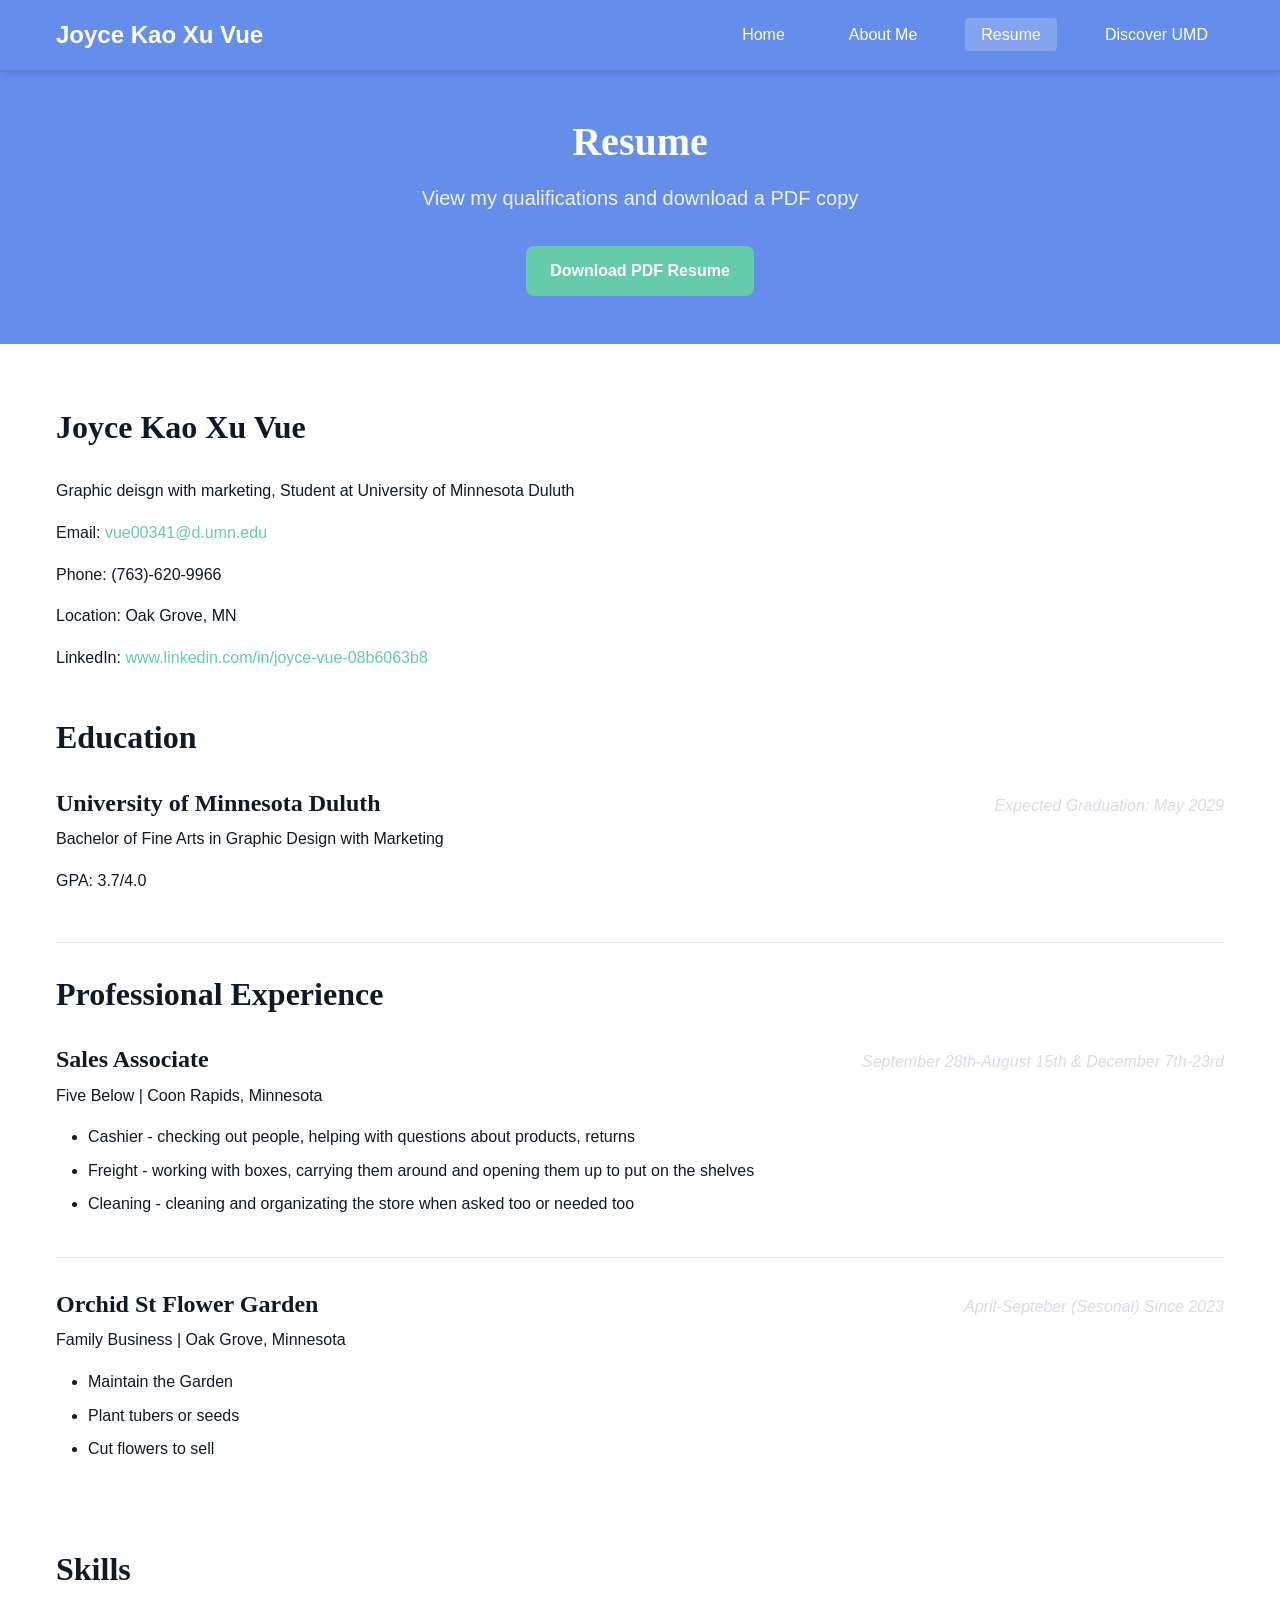
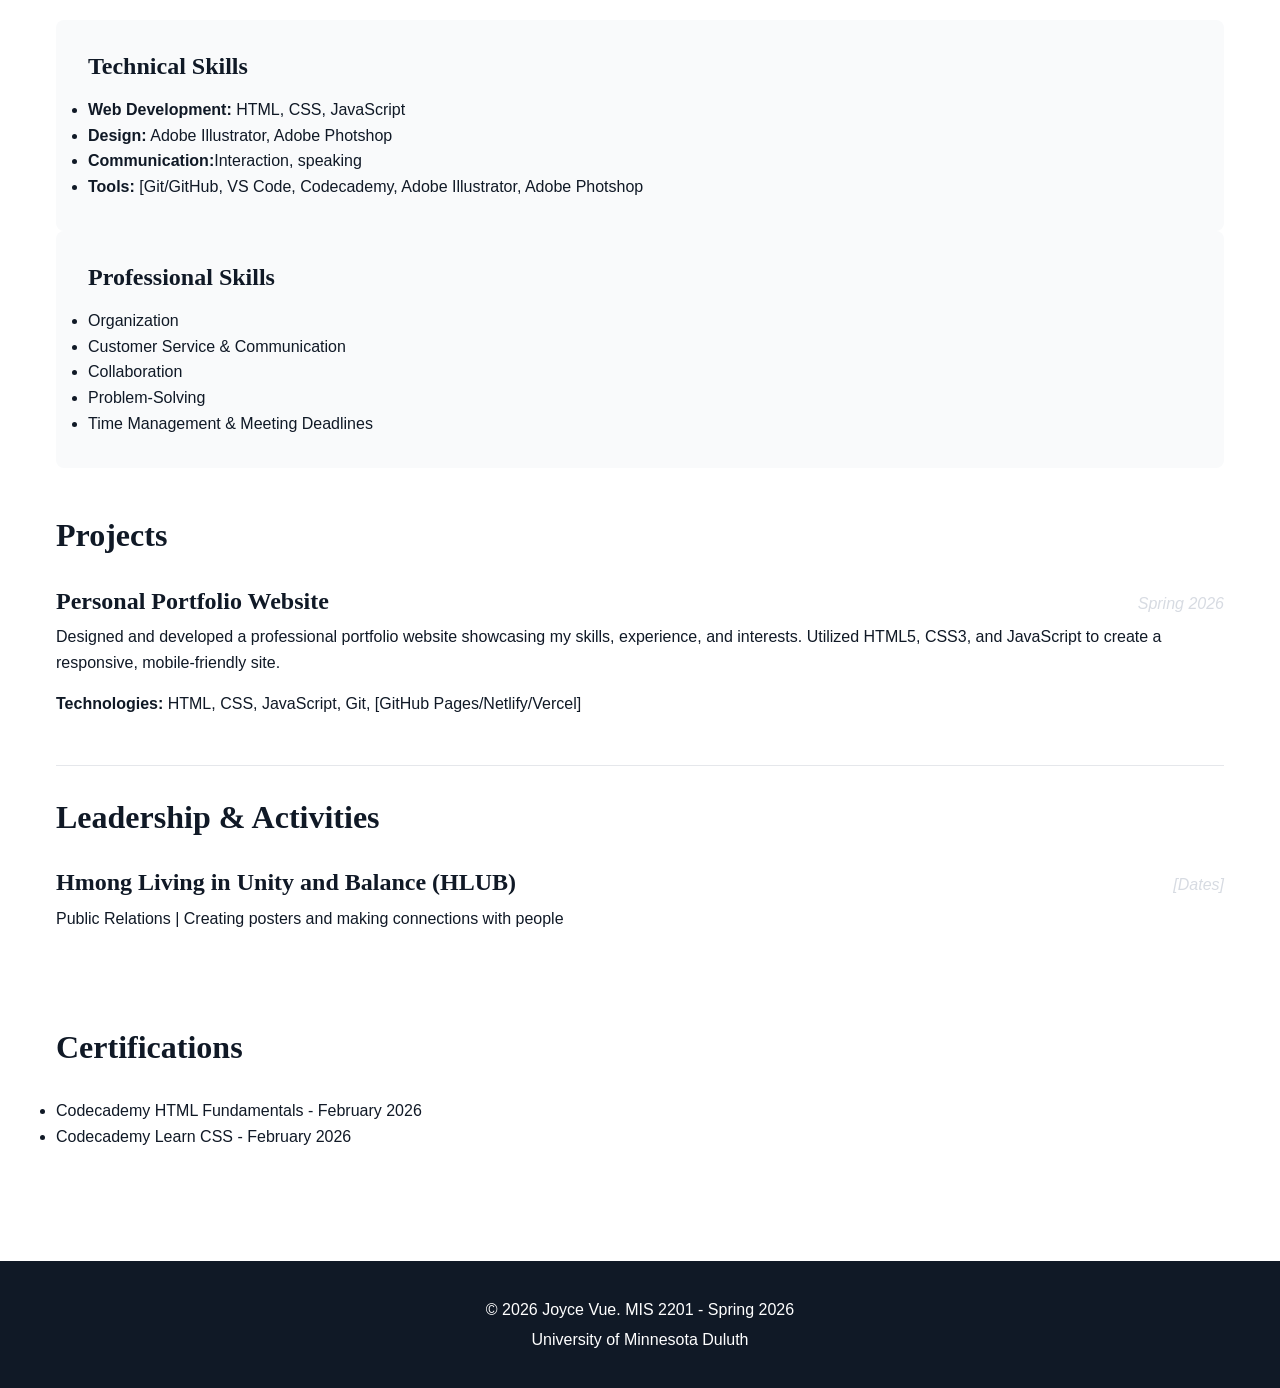
<file: resume.html>
<!DOCTYPE html>
<!-- ==================================================================================
     MIS 2201 PHASE 1: PERSONAL WEBSITE - RESUME PAGE
     ==================================================================================
     
     FILE: resume.html (RESUME PAGE)
     DUE: March 20, 2026, 11:00 AM
     POINTS: 5 pts (out of 22 pts for Required Pages Content)
     
     REQUIREMENTS FOR THIS PAGE:
     ✓ Web-formatted version of your resume
     ✓ Download button for PDF version
     ✓ Education section
     ✓ Experience section  
     ✓ Skills and achievements
     ✓ Professional formatting
     
     INSTRUCTIONS:
     1. Format your resume for the web (HTML) - NOT just paste a Word document
     2. Create a PDF version of your resume and save it in the assets/ folder
     3. Include all standard resume sections
     4. Keep formatting professional and clean
     
     ================================================================================== -->

<html lang="en">

<head>
    <meta charset="UTF-8">
    <meta name="viewport" content="width=device-width, initial-scale=1.0">
    <meta name="description" content="Joyce's - Professional Resume">

    <!-- ACTION REQUIRED: Replace [YOUR NAME] -->
    <title>Joyce's - Personal Portfolio</title>

    <link rel="stylesheet" href="css/style.css">
</head>

<body>

    <!-- NAVIGATION - SAME ON ALL PAGES -->
    <nav class="navbar">
        <div class="container">
            <div class="logo">
                <a href="index.html">Joyce Kao Xu Vue</a>
            </div>
            <ul class="nav-menu">
                <li><a href="index.html">Home</a></li>
                <li><a href="about.html">About Me</a></li>
                <li><a href="resume.html" class="active">Resume</a></li>
                <li><a href="discover-umd.html">Discover UMD</a></li>
            </ul>
            <div class="hamburger">
                <span></span>
                <span></span>
                <span></span>
            </div>
        </div>
    </nav>

    <!-- =============================================================================
         RESUME HEADER WITH PDF DOWNLOAD
         =============================================================================
         REQUIRED (Part of 5 pts for Resume Page):
         - Download button for PDF version of resume
         
         PDF CREATION INSTRUCTIONS:
         1. Create your resume in Microsoft Word, Google Docs, or similar
         2. Export/Save as PDF format
         3. Name it professionally: "YourName-Resume.pdf" (e.g., "Sarah-Johnson-Resume.pdf")
         4. Save the PDF file in the assets/ folder
         5. Update the href link below to match your filename
         
         FILE FORMAT:
         - Must be PDF (not .doc, .docx, or other formats)
         - Keep file size under 2MB (compress if needed)
         - Ensure PDF is readable and professional
         
         WHY PDF?
         - Universal format, opens on any device
         - Preserves formatting exactly as you designed it
         - Professional standard for resume submissions
         - Easy for employers to print or save
         ============================================================================= -->
    <header class="page-header resume-header">
        <div class="container">
            <h1>Resume</h1>
            <p>View my qualifications and download a PDF copy</p>

            <!-- PDF DOWNLOAD BUTTON - ACTION REQUIRED -->
            <a href="assets/Resume - JV.pdf" download class="btn btn-download">
                Download PDF Resume
            </a>
            <!-- ^^^ REPLACE:
                 Change href="assets/sample-resume.pdf" to YOUR PDF filename
                 Example: href="assets/John-Smith-Resume.pdf"
                 
                 The "download" attribute makes it download instead of opening in browser
             -->
        </div>
    </header>

    <!-- =============================================================================
         WEB-FORMATTED RESUME CONTENT
         =============================================================================
         REQUIRED (Part of 5 pts for Resume Page):
         - Web-formatted version (not just an image of your resume)
         - Professional formatting
         - All standard resume sections
         
         IMPORTANT: This is NOT copying/pasting from Word!
         You need to format it properly with HTML semantic elements.
         
         STANDARD RESUME SECTIONS TO INCLUDE:
         ✓ Contact Information
         ✓ Education
         ✓ Work Experience  
         ✓ Skills
         ✓ Projects (optional but recommended)
         ✓ Leadership/Activities (optional)
         ✓ Certifications (if applicable)
         
         TIPS FOR A STRONG RESUME:
         - Use action verbs (Developed, Managed, Created, Analyzed, etc.)
         - Quantify achievements when possible (Increased sales by 20%, Managed team of 5, etc.)
         - Tailor to your target industry/roles
         - Keep it concise - aim for 1 page
         - No typos or grammatical errors!
         ============================================================================= -->
    <section class="resume-content">
        <div class="container">

            <!-- =================================================================
                 CONTACT INFORMATION
                 ================================================================= -->
            <div class="resume-section contact-info">
                <!-- ACTION REQUIRED: Replace with YOUR information -->
                <h2>Joyce Kao Xu Vue</h2>
                <p class="job-title">Graphic deisgn with marketing, Student at University of Minnesota Duluth</p>

                <div class="contact-details">
                    <p>Email: <a href="mailto:your.email@d.umn.edu">vue00341@d.umn.edu</a></p>
                    <!-- ^^^ REPLACE with your email -->

                    <p>Phone: (763)-620-9966</p>
                    <!-- ^^^ REPLACE with your phone number -->

                    <p>Location: Oak Grove, MN</p>
                    <!-- ^^^ REPLACE with your location (can be general like "Duluth, MN" or "Greater Minneapolis Area") -->

                    <p>LinkedIn: <a href="https://www.linkedin.com/in/yourprofile"
                            target="_blank">www.linkedin.com/in/joyce-vue-08b6063b8</a></p>
                    <!-- ^^^ REPLACE with your LinkedIn profile (optional but professional)
                         If you don't have LinkedIn, you can delete this line or add your GitHub instead
                     -->
                </div>
            </div>

            <!-- =================================================================
                 EDUCATION SECTION
                 =================================================================
                 REQUIRED - All students should list their UMD education
                 
                 WHAT TO INCLUDE:
                 - School name (University of Minnesota Duluth)
                 - Degree you're pursuing (Bachelor of Science in [Your Major])
                 - Expected graduation date
                 - GPA (if 3.0 or higher - optional)
                 - Relevant coursework (optional)
                 - Honors/Awards (Dean's List, scholarships, etc.)
                 ================================================================= -->
            <div class="resume-section education">
                <h2>Education</h2>

                <!-- UMD Education - ACTION REQUIRED -->
                <div class="resume-item">
                    <div class="item-header">
                        <h3>University of Minnesota Duluth</h3>
                        <span class="date">Expected Graduation: May 2029</span>
                        <!-- ^^^ REPLACE with your expected graduation date
                             Example: "Expected Graduation: May 2027" or "Expected Graduation: December 2026"
                         -->
                    </div>
                    <p class="degree">Bachelor of Fine Arts in Graphic Design with Marketing</p>
                    <!-- ^^^ REPLACE with your actual major
                         Examples: "Bachelor of Science in Management Information Systems"
                                   "Bachelor of Business Administration in Finance"
                                   "Bachelor of Science in Marketing"
                     -->

                    <p class="gpa">GPA: 3.7/4.0</p>
                    <!-- ^^^ REPLACE with your GPA (optional - only include if 3.0 or higher)
                         If GPA is below 3.0, you can delete this line - no problem!
                     -->

                

                <!-- OPTIONAL: Previous Education (High School, Community College, etc.) -->
                <!-- Typically you don't need to list high school once in college, but you can if space permits -->
                <!--
                <div class="resume-item">
                    <div class="item-header">
                        <h3>[Previous School Name]</h3>
                        <span class="date">[Graduation Date]</span>
                    </div>
                    <p>[Degree/Diploma], [Additional Details]</p>
                </div>
                -->
            </div>

            <!-- =================================================================
                 WORK EXPERIENCE SECTION
                 =================================================================
                 REQUIRED - List your work experience (jobs, internships)
                 
                 DON'T HAVE MUCH EXPERIENCE YET? That's okay!
                 - Include part-time jobs (retail, food service, etc.)
                 - Include internships (even unpaid)
                 - Include volunteer work
                 - Focus on transferable skills
                 
                 FORMAT FOR EACH JOB:
                 - Job Title
                 - Company Name
                 - Dates (Month Year - Month Year)
                 - 3-5 bullet points describing responsibilities and achievements
                 
                 WRITING GOOD BULLET POINTS:
                 - Start with action verbs (Managed, Developed, Assisted, Created, Analyzed)
                 - Quantify when possible (numbers, percentages, amounts)
                 - Focus on results and achievements, not just duties
                 - Relate to skills employers want
                 
                 EXAMPLES:
                 ✓ GOOD: "Increased customer satisfaction scores by 15% through improved service protocols"
                 ✗ BAD: "Helped customers"
                 ✓ GOOD: "Managed inventory system tracking 500+ products valued at $50,000"
                 ✗ BAD: "Did inventory"
                 ================================================================= -->
            <div class="resume-section experience">
                <h2>Professional Experience</h2>

                <!-- JOB #1 - ACTION REQUIRED -->
                <div class="resume-item">
                    <div class="item-header">
                        <h3>Sales Associate</h3>
                        <span class="date">September 28th-August 15th &
                            December 7th-23rd </span>
                        <!-- ^^^ REPLACE with dates. Use "Present" if you still work there.
                             Example: "June 2023 - Present" or "May 2022 - August 2023"
                         -->
                    </div>
                    <p class="company">Five Below | Coon Rapids, Minnesota</p>
                    <!-- ^^^ REPLACE with company name and location -->

                    <ul class="responsibilities">
                        <li>Cashier - checking out people, helping with questions about products, returns</li>
                        <!-- ^^^ REPLACE with YOUR accomplishments
                             Example: "Managed daily operations of retail store serving 200+ customers per day"
                         -->
                        <li>Freight - working with boxes, carrying them around and opening them up to put on the shelves</li>
                        <li>Cleaning - cleaning and organizating the store when asked too or needed too</li>
            
                        <!-- TIP: 3-5 bullet points per job is ideal -->
                    </ul>
                </div>

                <!-- JOB #2 (if applicable) - ACTION REQUIRED -->
                <div class="resume-item">
                    <div class="item-header">
                        <h3> Orchid St Flower Garden</h3>
                        <span class="date">April-Septeber (Sesonal) Since 2023 </span>
                    </div>
                    <p class="company">Family Business | Oak Grove, Minnesota</p>
                    <ul class="responsibilities">
                        <li>Maintain the Garden</li>
                        <li>Plant tubers or seeds</li>
                        <li>Cut flowers to sell</li>
                    </ul>
                </div>

                <!-- ADD MORE JOBS AS NEEDED - Copy/paste the above structure -->

                <!-- IF YOU DON'T HAVE WORK EXPERIENCE YET:
                     Replace "Professional Experience" with "Experience" and include:
                     - Volunteer work
                     - School projects
                     - Leadership roles in clubs/organizations
                     - Personal projects
                     Example: "Class Project Manager - MIS 2201 Semester Project"
                 -->
            </div>

            <!-- =================================================================
                 SKILLS SECTION
                 =================================================================
                 REQUIRED - Showcase your technical and professional skills
                 
                 GROUP YOUR SKILLS BY CATEGORY:
                 - Technical Skills (software, programming languages, tools)
                 - Business Skills (project management, data analysis, etc.)
                 - Soft Skills (communication, teamwork, problem-solving)
                 
                 BE HONEST - Only list skills you actually have!
                 Employers may test you on these in interviews.
                 
                 RELEVANT SKILLS FOR MIS STUDENTS:
                 - From this class: HTML, CSS, JavaScript
                 - Other coursework: SQL, Excel, PowerPoint, Word
                 - Software: Microsoft Office, Google Workspace
                 - Analytics: Data visualization, report writing
                 - Soft skills: Communication, teamwork, time management
                 ================================================================= -->
            <div class="resume-section skills">
                <h2>Skills</h2>

                <!-- TECHNICAL SKILLS - ACTION REQUIRED -->
                <div class="skill-category">
                    <h3>Technical Skills</h3>
                    <ul>
                        <li><strong>Web Development:</strong> HTML, CSS, JavaScript</li>
                        <!-- ^^^ You learned these in MIS 2201 - definitely include! -->

                        <li><strong>Design:</strong> Adobe Illustrator, Adobe Photshop</li>
                        <!-- ^^^ REPLACE with languages you've learned. If none yet, delete this line. -->

                        <li><strong>Communication:</strong>Interaction, speaking</li>
                        <!-- ^^^ REPLACE with software you're proficient in -->

                        <li><strong>Tools:</strong> [Git/GitHub, VS Code, Codecademy, Adobe Illustrator, Adobe Photshop</li>
                        <!-- ^^^ REPLACE with developer tools you've used -->
                    </ul>
                </div>

                <!-- BUSINESS/PROFESSIONAL SKILLS - ACTION REQUIRED -->
                <div class="skill-category">
                    <h3>Professional Skills</h3>
                    <ul>
                        <li>Organization</li>
        
                        <li>Customer Service & Communication</li>
                        <li>Collaboration</li>
                        <li>Problem-Solving</li>
                        <li>Time Management & Meeting Deadlines</li>
                        <!-- ^^^ REPLACE/MODIFY based on YOUR strengths
                             These are examples - pick the ones that truly represent you
                         -->
                    </ul>
                </div>
            </div>

            <!-- =================================================================
                 PROJECTS SECTION (OPTIONAL but highly recommended!)
                 =================================================================
                 Including projects shows initiative and practical application of skills
                 
                 WHAT TO INCLUDE:
                 - This website you're building!
                 - Class projects that demonstrate skills
                 - Personal projects
                 - Hackathon projects
                 - Open source contributions
                 
                 FOR EACH PROJECT:
                 - Project name
                 - Brief description (1-2 sentences)
                 - Technologies used
                 - Outcome/result (optional: link to live project)
                 ================================================================= -->
            <div class="resume-section projects">
                <h2>Projects</h2>

                <!-- THIS WEBSITE - Definitely include it! -->
                <div class="resume-item">
                    <div class="item-header">
                        <h3>Personal Portfolio Website</h3>
                        <span class="date">Spring 2026</span>
                    </div>
                    <p>Designed and developed a professional portfolio website showcasing my skills, experience, and
                        interests.
                        Utilized HTML5, CSS3, and JavaScript to create a responsive, mobile-friendly site.</p>
                    <p><strong>Technologies:</strong> HTML, CSS, JavaScript, Git, [GitHub Pages/Netlify/Vercel]</p>
                    <!-- ^^^ You can customize this, but definitely include this project! It's proof of your work. -->
                </div>

        

            <!-- =================================================================
                 LEADERSHIP & ACTIVITIES (OPTIONAL)
                 =================================================================
                 Shows you're well-rounded and engaged
                 Include: clubs, student organizations, volunteer work, athletics
                 ================================================================= -->
            <div class="resume-section activities">
                <h2>Leadership & Activities</h2>

                <div class="resume-item">
                    <div class="item-header">
                        <h3>Hmong Living in Unity and Balance (HLUB)</h3>
                        <span class="date">[Dates]</span>
                    </div>
                    <p>Public Relations | Creating posters and making connections with people</p>
                </div>

                <!-- EXAMPLES:
                     - "LSBE Student Association - Member, Fall 2024-Present"
                     - "Campus Volunteer Program - Volunteer Tutor, Spring 2025"
                     - "Intramural Basketball - Team Captain, 2024-2025"
                     
                     Delete this entire section if you don't have activities yet - that's okay!
                 -->
            </div>

            <!-- =================================================================
                 CERTIFICATIONS (OPTIONAL)
                 =================================================================
                 Include professional certifications, licenses, online course completions
                 
                 EXAMPLES:
                 - Codecademy HTML & CSS Certifications (from this class!)
                 - Google Analytics Certification
                 - Microsoft Office Specialist
                 - First Aid/CPR (if relevant to target jobs)
                 ================================================================= -->
            <div class="resume-section certifications">
                <h2>Certifications</h2>
                <ul>
                    <li>Codecademy HTML Fundamentals - February 2026</li>
                    <li>Codecademy Learn CSS - February 2026</li>
                    <!-- ^^^ You completed these for this class - include them! -->

            
                    <!-- ^^^ Add any other certifications or delete if none -->
                </ul>
                <!-- Delete entire section if you don't have certifications other than Codecademy -->
            </div>

        </div>
    </section>

    <footer>
        <div class="container">
            <p>&copy; 2026 Joyce Vue. MIS 2201 - Spring 2026</p>
            <p>University of Minnesota Duluth</p>
        </div>
    </footer>

    <script src="js/script.js"></script>

</body>

</html>

<!-- ==================================================================================
     SUBMISSION CHECKLIST FOR resume.html (Resume Page)
     ==================================================================================
     
     Before submitting, verify YOU HAVE:
     ✓ Created a PDF version of your resume and saved it in assets/ folder
     ✓ Updated PDF download button with correct filename
     ✓ Filled in ALL resume sections with YOUR information
     ✓ Contact information (email, phone, LinkedIn)
     ✓ Education section (UMD degree, expected graduation, GPA if 3.0+)
     ✓ Work experience (at least one job/internship/volunteer role)
     ✓ Skills section (technical and professional)
     ✓ Included this website project in Projects section
     ✓ Used action verbs and quantified achievements
     ✓ Proofread for typos and grammar errors
     ✓ Professional formatting maintained
     ✓ Tested PDF download button works
     ✓ Page looks good on desktop and mobile
     
     GRADING: This page is worth 5 points out of 22 total for Required Pages
     
     RESUME TIPS:
     - Keep resume to ONE PAGE (employers spend 6-10 seconds scanning resumes)
     - Use consistent formatting (same font sizes, spacing, bullet styles)
     - Focus on achievements and results, not just job duties
     - Tailor your resume to your target industry/roles
     - No personal information (age, marital status, photo on resume itself)
     - Save your PDF with a professional name: "FirstName-LastName-Resume.pdf"
     
     PDF FILE CHECK:
     ✓ File is actually PDF format (not .doc or .docx)
     ✓ File size is under 2MB
     ✓ PDF is readable and properly formatted
     ✓ PDF saved in assets/ folder
     ✓ Filename is professional (FirstName-LastName-Resume.pdf)
     
     ================================================================================== -->
</file>
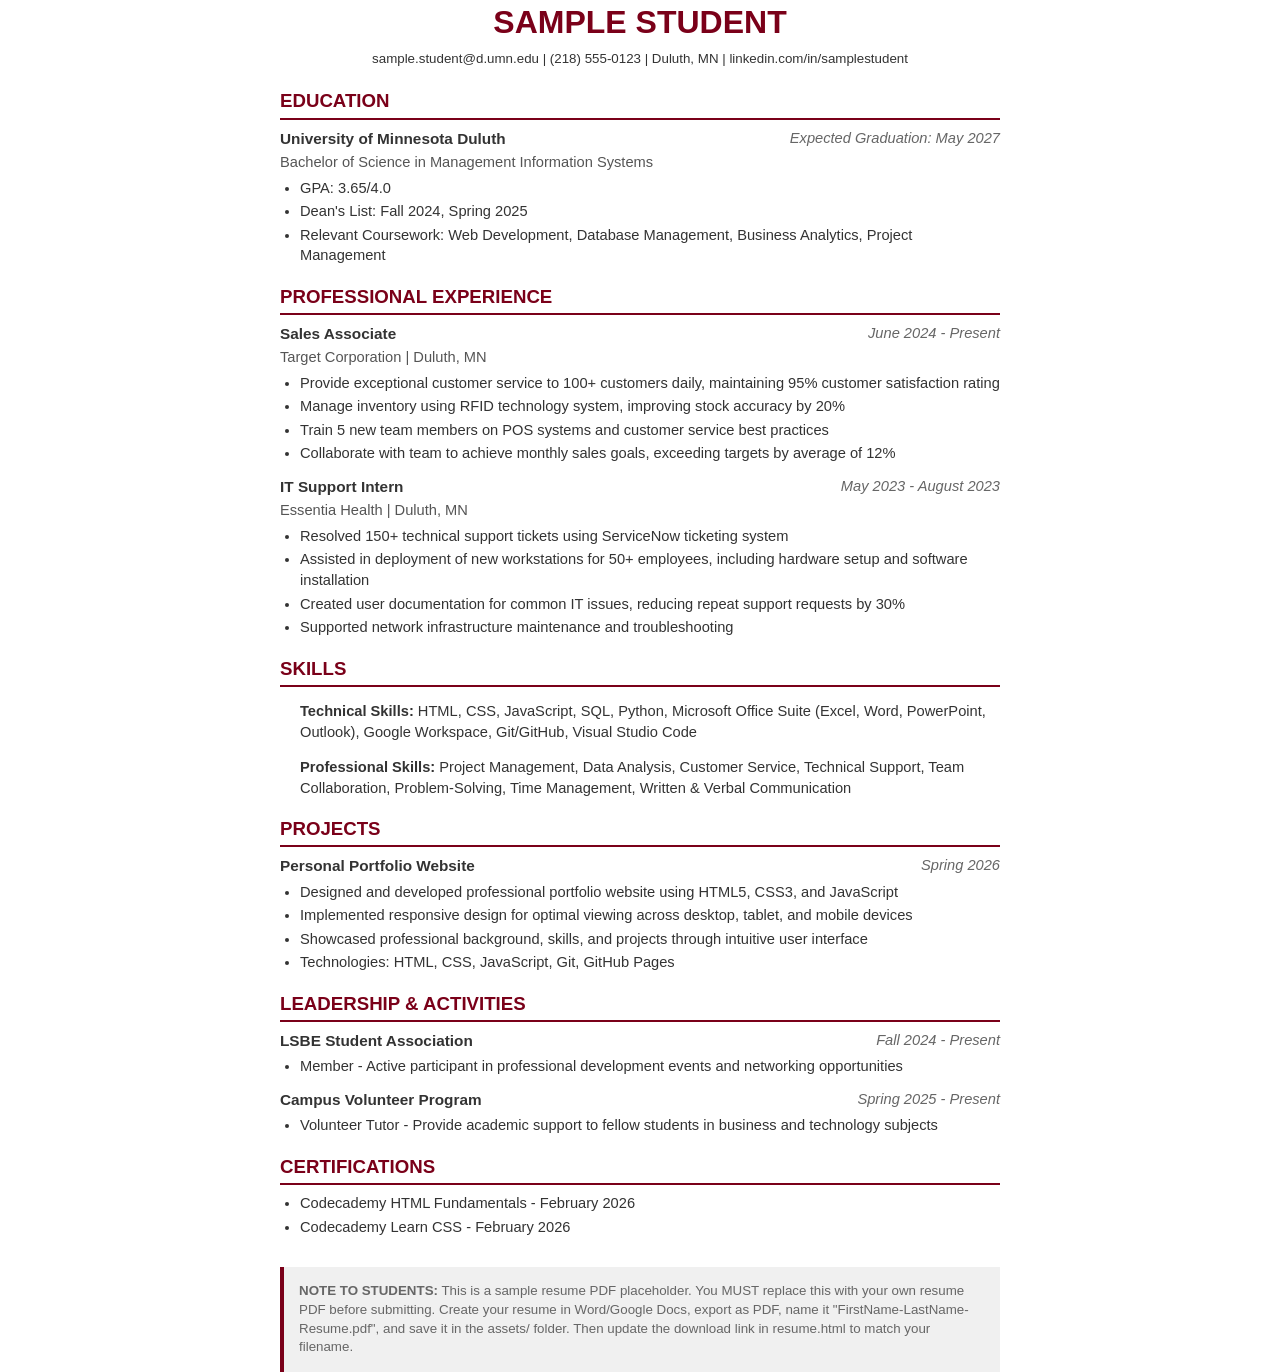
<file: assets/temp-resume.html>
<!DOCTYPE html>
<html>

<head>
    <meta charset="UTF-8">
    <title>Sample Student Resume</title>
    <style>
        @page {
            size: letter;
            margin: 0.5in;
        }

        body {
            font-family: 'Arial', sans-serif;
            font-size: 11pt;
            line-height: 1.4;
            color: #333;
            max-width: 7.5in;
            margin: 0 auto;
        }

        h1 {
            text-align: center;
            font-size: 24pt;
            margin: 0 0 5px 0;
            color: #7a0019;
        }

        .contact {
            text-align: center;
            margin-bottom: 20px;
            font-size: 10pt;
        }

        .contact a {
            color: #333;
            text-decoration: none;
        }

        h2 {
            font-size: 14pt;
            border-bottom: 2px solid #7a0019;
            padding-bottom: 3px;
            margin-top: 18px;
            margin-bottom: 8px;
            color: #7a0019;
        }

        .job-header {
            display: flex;
            justify-content: space-between;
            margin-bottom: 3px;
        }

        .job-title {
            font-weight: bold;
            font-size: 11.5pt;
        }

        .date {
            font-style: italic;
            color: #666;
        }

        .company {
            margin-bottom: 5px;
            color: #555;
        }

        ul {
            margin: 5px 0 12px 20px;
            padding: 0;
        }

        li {
            margin-bottom: 3px;
        }

        .skills-grid {
            margin-left: 20px;
        }

        .note {
            margin-top: 30px;
            padding: 15px;
            background-color: #f0f0f0;
            border-left: 4px solid #7a0019;
            font-size: 10pt;
            color: #666;
        }
    </style>
</head>

<body>
    <h1>SAMPLE STUDENT</h1>
    <div class="contact">
        sample.student@d.umn.edu | (218) 555-0123 | Duluth, MN |
        <a href="https://linkedin.com/in/samplestudent">linkedin.com/in/samplestudent</a>
    </div>

    <h2>EDUCATION</h2>
    <div class="job-header">
        <span class="job-title">University of Minnesota Duluth</span>
        <span class="date">Expected Graduation: May 2027</span>
    </div>
    <div class="company">Bachelor of Science in Management Information Systems</div>
    <ul>
        <li>GPA: 3.65/4.0</li>
        <li>Dean's List: Fall 2024, Spring 2025</li>
        <li>Relevant Coursework: Web Development, Database Management, Business Analytics, Project Management</li>
    </ul>

    <h2>PROFESSIONAL EXPERIENCE</h2>
    <div class="job-header">
        <span class="job-title">Sales Associate</span>
        <span class="date">June 2024 - Present</span>
    </div>
    <div class="company">Target Corporation | Duluth, MN</div>
    <ul>
        <li>Provide exceptional customer service to 100+ customers daily, maintaining 95% customer satisfaction rating
        </li>
        <li>Manage inventory using RFID technology system, improving stock accuracy by 20%</li>
        <li>Train 5 new team members on POS systems and customer service best practices</li>
        <li>Collaborate with team to achieve monthly sales goals, exceeding targets by average of 12%</li>
    </ul>

    <div class="job-header">
        <span class="job-title">IT Support Intern</span>
        <span class="date">May 2023 - August 2023</span>
    </div>
    <div class="company">Essentia Health | Duluth, MN</div>
    <ul>
        <li>Resolved 150+ technical support tickets using ServiceNow ticketing system</li>
        <li>Assisted in deployment of new workstations for 50+ employees, including hardware setup and software
            installation</li>
        <li>Created user documentation for common IT issues, reducing repeat support requests by 30%</li>
        <li>Supported network infrastructure maintenance and troubleshooting</li>
    </ul>

    <h2>SKILLS</h2>
    <div class="skills-grid">
        <p><strong>Technical Skills:</strong> HTML, CSS, JavaScript, SQL, Python, Microsoft Office Suite (Excel, Word,
            PowerPoint, Outlook), Google Workspace, Git/GitHub, Visual Studio Code</p>
        <p><strong>Professional Skills:</strong> Project Management, Data Analysis, Customer Service, Technical Support,
            Team Collaboration, Problem-Solving, Time Management, Written & Verbal Communication</p>
    </div>

    <h2>PROJECTS</h2>
    <div class="job-header">
        <span class="job-title">Personal Portfolio Website</span>
        <span class="date">Spring 2026</span>
    </div>
    <ul>
        <li>Designed and developed professional portfolio website using HTML5, CSS3, and JavaScript</li>
        <li>Implemented responsive design for optimal viewing across desktop, tablet, and mobile devices</li>
        <li>Showcased professional background, skills, and projects through intuitive user interface</li>
        <li>Technologies: HTML, CSS, JavaScript, Git, GitHub Pages</li>
    </ul>

    <h2>LEADERSHIP & ACTIVITIES</h2>
    <div class="job-header">
        <span class="job-title">LSBE Student Association</span>
        <span class="date">Fall 2024 - Present</span>
    </div>
    <ul>
        <li>Member - Active participant in professional development events and networking opportunities</li>
    </ul>

    <div class="job-header">
        <span class="job-title">Campus Volunteer Program</span>
        <span class="date">Spring 2025 - Present</span>
    </div>
    <ul>
        <li>Volunteer Tutor - Provide academic support to fellow students in business and technology subjects</li>
    </ul>

    <h2>CERTIFICATIONS</h2>
    <ul>
        <li>Codecademy HTML Fundamentals - February 2026</li>
        <li>Codecademy Learn CSS - February 2026</li>
    </ul>

    <div class="note">
        <strong>NOTE TO STUDENTS:</strong> This is a sample resume PDF placeholder. You MUST replace this with your own
        resume PDF before submitting. Create your resume in Word/Google Docs, export as PDF, name it
        "FirstName-LastName-Resume.pdf", and save it in the assets/ folder. Then update the download link in resume.html
        to match your filename.
    </div>
</body>

</html>
</file>
<file: css/style.css>
/* ==================================================================================
   MIS 2201 PHASE 1: PERSONAL WEBSITE STYLESHEET
   ==================================================================================
   
   FILE: style.css
   PURPOSE: Main stylesheet for your personal portfolio website
   
   WHAT THIS FILE DOES:
   - Controls all visual styling (colors, fonts, layouts, spacing)
   - Makes your website responsive (looks good on phones, tablets, desktops)
   - Creates animations and interactive effects
   - Ensures consistent design across all pages
   
   ================================================================================== 
   
   CSS BASICS FOR STUDENTS
   ==================================================================================
   
   CSS (Cascading Style Sheets) controls how your HTML looks. It uses "selectors"
   to target HTML elements and apply styles to them.
   
   ANATOMY OF A CSS RULE:
   ```
   selector {
       property: value;
       another-property: another-value;
   }
   ```
   
   EXAMPLE:
   ```
   h1 {
       color: red;
       font-size: 24px;
   }
   ```
   This makes all <h1> headings red and 24 pixels tall.
   
   ================================================================================== 
   
   CUSTOMIZING THIS STYLESHEET
   ==================================================================================
   
   YOU DON'T NEED TO MODIFY THIS FILE TO COMPLETE THE PROJECT!
   
   However, if you want to customize your website's appearance, here are the
   easiest ways to do it:
   
   1. CHANGE COLORS (See CSS Variables section below)
      - Scroll down to :root { } section
      - Change the color values
      - Example: Change --primary-color from #7a0019 to #ff0000 for red
   
   2. CHANGE FONTS
      - Find the --font-primary and --font-heading variables
      - Replace with different font families
      - Example: --font-primary: 'Arial', sans-serif;
   
   3. ADJUST SPACING
      - Modify the --spacing variables to make things closer or further apart
   
   4. CHANGE BORDER RADIUS
      - Adjust --radius variables to make corners more or less rounded
   
   Make changes carefully and test in your browser after each change!
   
   ================================================================================== 
   
   CSS VARIABLES (Custom Properties)
   ==================================================================================
   
   CSS Variables let you define values once and reuse them throughout the file.
   This makes it easy to change colors, fonts, or spacing in one place.
   
   HOW TO USE:
   - Define: --variable-name: value; (in :root)
   - Use: var(--variable-name) anywhere in the file
   
   EXAMPLE:
   ```
   :root {
       --my-color: blue;
   }
   
   h1 {
       color: var(--my-color);  (h1 will be blue)
   }
   ```
   
   TIP: Change the values below to customize your entire website's look!

==================================================================================*/

/* ===== CSS VARIABLES ===== */
:root {
    /* Colors - Customize these! */
    --primary-color: #658deb;
    /* UMD Maroon */
    --secondary-color: #42488b;
    /* UMD Gold */
    --accent-color: #65cbab;
    /* Blue accent */
    --text-primary: #101926;
    /* Dark gray */
    --text-secondary: #d7dbe2;
    /* Medium gray */
    --background: #ffffff;
    /* White */
    --background-light: #f9fafb;
    /* Light gray */
    --border-color: #e5e7eb;
    /* Border gray */

    /* Fonts */
    --font-primary: 'Segoe UI', Tahoma, Geneva, Verdana, sans-serif;
    --font-heading: 'Georgia', serif;

    /* Spacing */
    --spacing-xs: 0.5rem;
    --spacing-sm: 1rem;
    --spacing-md: 2rem;
    --spacing-lg: 3rem;
    --spacing-xl: 4rem;

    /* Border Radius */
    --radius-sm: 0.25rem;
    --radius-md: 0.5rem;
    --radius-lg: 1rem;

    /* Shadows */
    --shadow-sm: 0 1px 2px rgba(0, 0, 0, 0.05);
    --shadow-md: 0 4px 6px rgba(0, 0, 0, 0.1);
    --shadow-lg: 0 10px 15px rgba(0, 0, 0, 0.1);
}

/* ===== RESET & BASE STYLES ===== */
* {
    margin: 0;
    padding: 0;
    box-sizing: border-box;
}

html {
    scroll-behavior: smooth;
}

body {
    font-family: var(--font-primary);
    color: var(--text-primary);
    line-height: 1.6;
    background-color: var(--background);
}

.container {
    max-width: 1200px;
    margin: 0 auto;
    padding: 0 var(--spacing-sm);
}

/* ===== TYPOGRAPHY ===== */
h1,
h2,
h3,
h4,
h5,
h6 {
    font-family: var(--font-heading);
    line-height: 1.2;
    margin-bottom: var(--spacing-sm);
    color: var(--text-primary);
}

h1 {
    font-size: 2.5rem;
}

h2 {
    font-size: 2rem;
    margin-bottom: var(--spacing-md);
}

h3 {
    font-size: 1.5rem;
}

p {
    margin-bottom: var(--spacing-sm);
}

a {
    color: var(--accent-color);
    text-decoration: none;
    transition: color 0.3s ease;
}

a:hover {
    color: var(--primary-color);
    text-decoration: underline;
}

/* ===== NAVIGATION ===== */
.navbar {
    background-color: var(--primary-color);
    color: white;
    padding: var(--spacing-sm) 0;
    box-shadow: var(--shadow-md);
    position: sticky;
    top: 0;
    z-index: 1000;
}

.navbar .container {
    display: flex;
    justify-content: space-between;
    align-items: center;
}

.logo a {
    color: white;
    font-size: 1.5rem;
    font-weight: bold;
    text-decoration: none;
}

.nav-menu {
    display: flex;
    list-style: none;
    gap: var(--spacing-md);
}

.nav-menu a {
    color: white;
    padding: 0.5rem 1rem;
    border-radius: var(--radius-sm);
    transition: background-color 0.3s ease;
}

.nav-menu a:hover,
.nav-menu a.active {
    background-color: rgba(255, 255, 255, 0.2);
    text-decoration: none;
}

/* Hamburger Menu (Mobile) */
.hamburger {
    display: none;
    flex-direction: column;
    cursor: pointer;
    gap: 4px;
}

.hamburger span {
    width: 25px;
    height: 3px;
    background-color: white;
    transition: 0.3s;
}

/* ===== HERO SECTION ===== */
.hero {
    background: linear-gradient(135deg, var(--primary-color) 0%, var(--accent-color) 100%);
    color: white;
    padding: var(--spacing-xl) 0;
    text-align: center;
}

.hero-content {
    max-width: 800px;
    margin: 0 auto;
}

.headshot {
    width: 200px;
    height: 200px;
    border-radius: 50%;
    object-fit: cover;
    border: 5px solid white;
    box-shadow: var(--shadow-lg);
    margin-bottom: var(--spacing-md);
}

.hero h1 {
    color: white;
    margin-bottom: var(--spacing-sm);
}

.intro {
    font-size: 1.25rem;
    max-width: 600px;
    margin: 0 auto;
}

/* ===== SECTIONS ===== */
section {
    padding: var(--spacing-xl) 0;
}

section:nth-child(even) {
    background-color: var(--background-light);
}

.page-header {
    background-color: var(--primary-color);
    color: white;
    padding: var(--spacing-lg) 0;
    text-align: center;
}

.page-header h1 {
    color: white;
}

.page-header p {
    font-size: 1.25rem;
    opacity: 0.9;
}

/* ===== BUTTONS ===== */
.btn {
    display: inline-block;
    padding: 0.75rem 1.5rem;
    border-radius: var(--radius-md);
    font-weight: bold;
    text-decoration: none;
    transition: all 0.3s ease;
    cursor: pointer;
    border: none;
}

.btn-primary {
    background-color: var(--primary-color);
    color: white;
}

.btn-primary:hover {
    background-color: #5a0013;
    text-decoration: none;
    transform: translateY(-2px);
    box-shadow: var(--shadow-lg);
}

.btn-secondary {
    background-color: var(--secondary-color);
    color: var(--text-primary);
}

.btn-secondary:hover {
    background-color: #e6b800;
    text-decoration: none;
    transform: translateY(-2px);
}

.btn-download {
    background-color: var(--accent-color);
    color: white;
    margin-top: var(--spacing-sm);
}

.btn-download:hover {
    background-color: #1d4ed8;
    text-decoration: none;
}

/* ===== GRIDS ===== */
.hobby-grid,
.highlights-grid,
.reasons-grid,
.facts-grid,
.skills-grid {
    display: grid;
    grid-template-columns: repeat(auto-fit, minmax(250px, 1fr));
    gap: var(--spacing-md);
    margin-top: var(--spacing-md);
}

/* ===== CARDS ===== */
.hobby-card,
.reason-card,
.highlight-item,
.highlight-card,
.company-card {
    background: white;
    padding: var(--spacing-md);
    border-radius: var(--radius-lg);
    box-shadow: var(--shadow-md);
    transition: transform 0.3s ease, box-shadow 0.3s ease;
}

.hobby-card:hover,
.reason-card:hover,
.highlight-item:hover,
.highlight-card:hover {
    transform: translateY(-5px);
    box-shadow: var(--shadow-lg);
}

.hobby-card img {
    width: 100%;
    height: 200px;
    object-fit: cover;
    border-radius: var(--radius-md);
    margin-bottom: var(--spacing-sm);
}

.highlight-item img,
.highlight-card img {
    width: 100%;
    height: auto;
    border-radius: var(--radius-md);
    margin-bottom: var(--spacing-sm);
}

.reason-card .icon {
    font-size: 3rem;
    margin-bottom: var(--spacing-sm);
}

/* ===== VIDEO CONTAINERS ===== */
.video-container {
    position: relative;
    padding-bottom: 56.25%;
    /* 16:9 Aspect Ratio */
    height: 0;
    overflow: hidden;
    max-width: 800px;
    margin: var(--spacing-md) auto;
    border-radius: var(--radius-lg);
    box-shadow: var(--shadow-lg);
}

.video-container iframe,
.video-container video {
    position: absolute;
    top: 0;
    left: 0;
    width: 100%;
    height: 100%;
}

/* ===== RESUME SPECIFIC ===== */
.resume-section {
    margin-bottom: var(--spacing-lg);
}

.resume-item {
    margin-bottom: var(--spacing-md);
    padding-bottom: var(--spacing-md);
    border-bottom: 1px solid var(--border-color);
}

.resume-item:last-child {
    border-bottom: none;
}

.item-header {
    display: flex;
    justify-content: space-between;
    align-items: baseline;
    margin-bottom: var(--spacing-xs);
}

.item-header h3 {
    margin-bottom: 0;
}

.date {
    color: var(--text-secondary);
    font-style: italic;
}

.institution {
    color: var(--text-secondary);
    margin-bottom: var(--spacing-sm);
}

.resume-item ul {
    margin-left: var(--spacing-md);
}

.resume-item li {
    margin-bottom: var(--spacing-xs);
}

.skill-category {
    background: var(--background-light);
    padding: var(--spacing-md);
    border-radius: var(--radius-md);
}

/* ===== COMPANIES (About Page) ===== */
.company-card {
    margin-bottom: var(--spacing-md);
}

.company-header {
    display: flex;
    align-items: center;
    gap: var(--spacing-sm);
    margin-bottom: var(--spacing-md);
}

.company-logo {
    width: 80px;
    height: 80px;
    object-fit: contain;
}

.company-details h4 {
    margin-top: var(--spacing-md);
    color: var(--primary-color);
}

.company-details ul {
    margin-left: var(--spacing-md);
}

/* ===== HOBBY DETAILS (About Page) ===== */
.hobby-detail {
    margin-bottom: var(--spacing-lg);
    padding-bottom: var(--spacing-lg);
    border-bottom: 2px solid var(--border-color);
}

.hobby-detail:last-child {
    border-bottom: none;
}

.hobby-images {
    display: grid;
    grid-template-columns: repeat(auto-fit, minmax(250px, 1fr));
    gap: var(--spacing-sm);
    margin: var(--spacing-md) 0;
}

.hobby-images img {
    width: 100%;
    height: 250px;
    object-fit: cover;
    border-radius: var(--radius-md);
}

/* ===== UMD FACTS ===== */
.facts-grid {
    text-align: center;
}

.fact {
    padding: var(--spacing-md);
}

.fact-number {
    font-size: 2.5rem;
    font-weight: bold;
    color: var(--primary-color);
}

.fact-label {
    color: var(--text-secondary);
    font-size: 0.9rem;
}

/* ===== CTA SECTION ===== */
.cta {
    text-align: center;
    padding: var(--spacing-xl) 0;
    background: linear-gradient(135deg, var(--primary-color) 0%, var(--accent-color) 100%);
    color: white;
}

.cta h2,
.cta p {
    color: white;
}

.cta-buttons {
    display: flex;
    gap: var(--spacing-sm);
    justify-content: center;
    margin-top: var(--spacing-md);
}

/* ===== FOOTER ===== */
footer {
    background-color: var(--text-primary);
    color: white;
    text-align: center;
    padding: var(--spacing-md) 0;
}

footer p {
    margin: 0.25rem 0;
}

/* ===== RESPONSIVE DESIGN ===== */
@media (max-width: 768px) {

    /* Mobile navigation */
    .nav-menu {
        position: fixed;
        left: -100%;
        top: 60px;
        flex-direction: column;
        background-color: var(--primary-color);
        width: 100%;
        text-align: center;
        transition: 0.3s;
        box-shadow: var(--shadow-lg);
        padding: var(--spacing-md) 0;
    }

    .nav-menu.active {
        left: 0;
    }

    .hamburger {
        display: flex;
    }

    /* Typography adjustments */
    h1 {
        font-size: 2rem;
    }

    h2 {
        font-size: 1.75rem;
    }

    /* Grid adjustments */
    .hobby-grid,
    .highlights-grid,
    .reasons-grid {
        grid-template-columns: 1fr;
    }

    /* Header adjustments */
    .item-header {
        flex-direction: column;
        align-items: flex-start;
    }

    /* CTA buttons */
    .cta-buttons {
        flex-direction: column;
        align-items: center;
    }

    .btn {
        width: 80%;
    }
}

/* ===== UTILITY CLASSES ===== */
.text-center {
    text-align: center;
}

.mt-1 {
    margin-top: var(--spacing-sm);
}

.mt-2 {
    margin-top: var(--spacing-md);
}

.mt-3 {
    margin-top: var(--spacing-lg);
}

.mb-1 {
    margin-bottom: var(--spacing-sm);
}

.mb-2 {
    margin-bottom: var(--spacing-md);
}

.mb-3 {
    margin-bottom: var(--spacing-lg);
}

/* ===== ANIMATIONS ===== */
@keyframes fadeIn {
    from {
        opacity: 0;
        transform: translateY(20px);
    }

    to {
        opacity: 1;
        transform: translateY(0);
    }
}

.fade-in {
    animation: fadeIn 0.6s ease-out;
}
</file>
